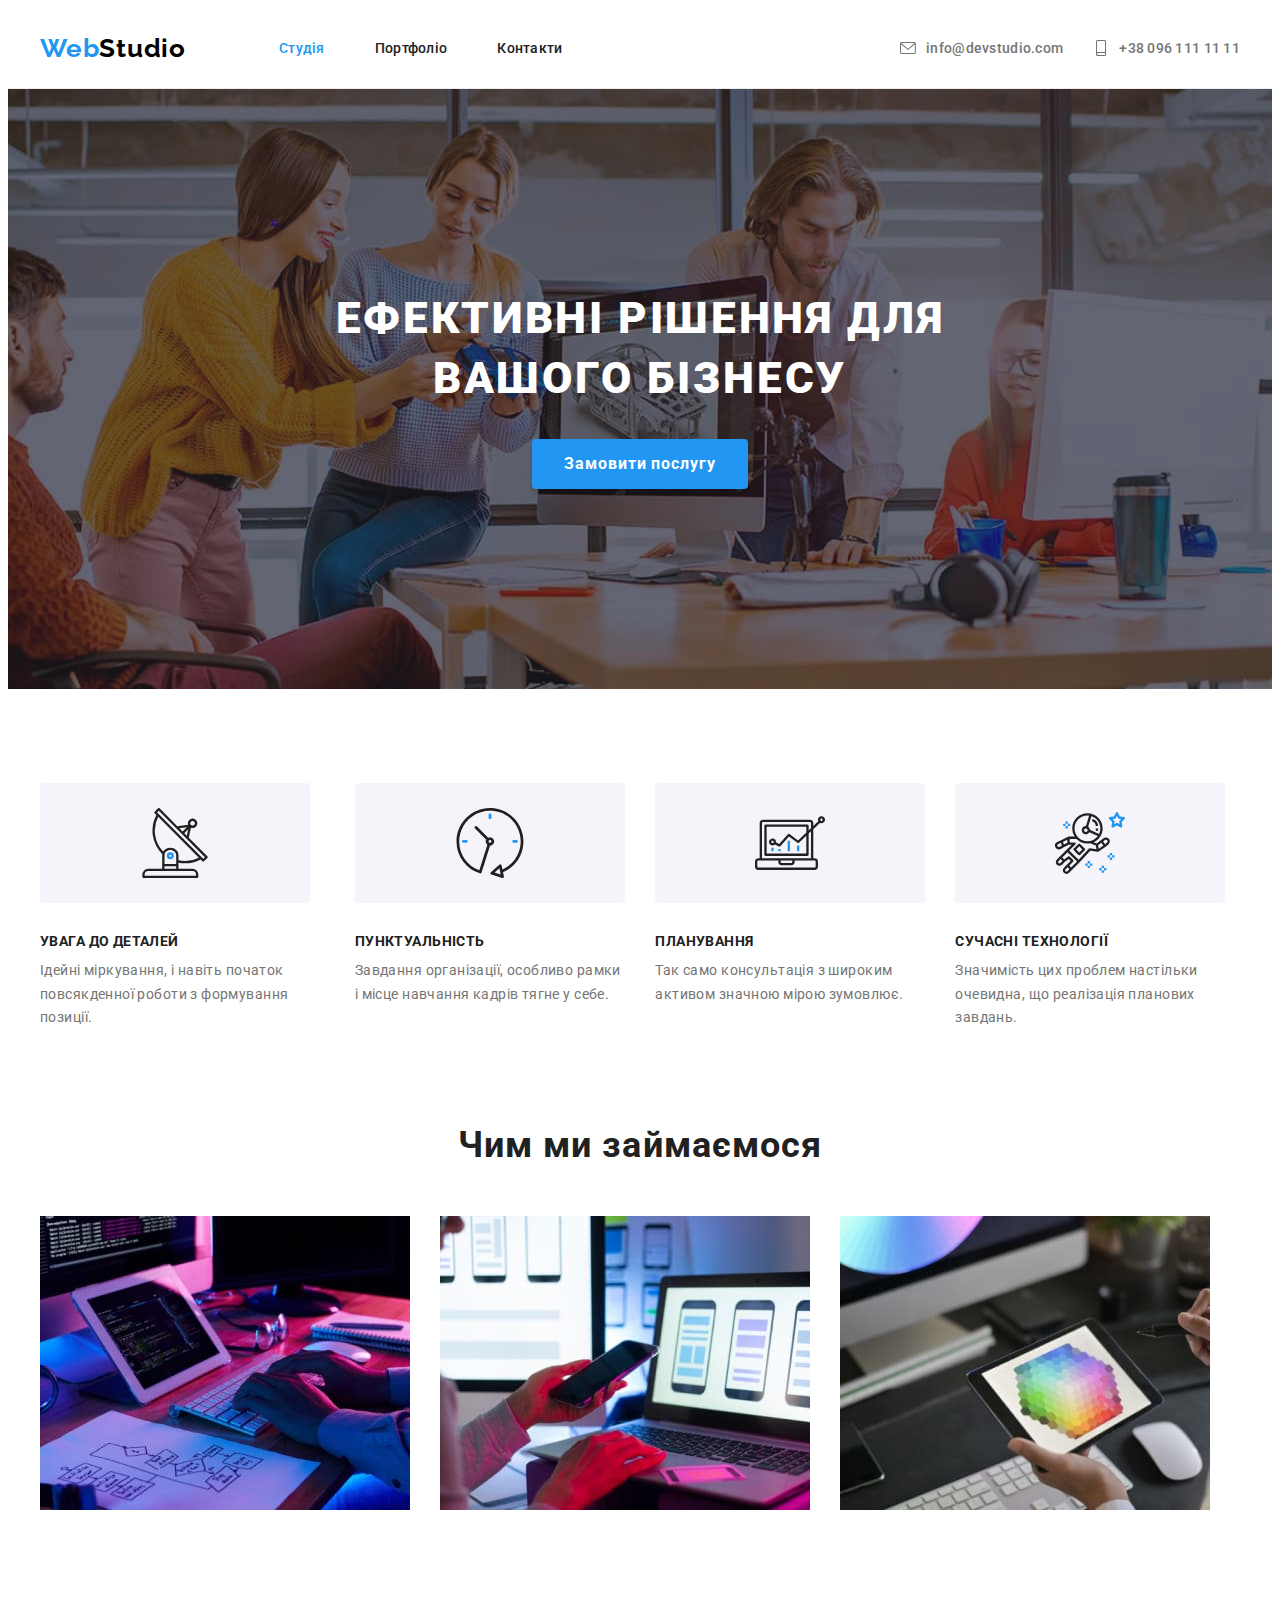
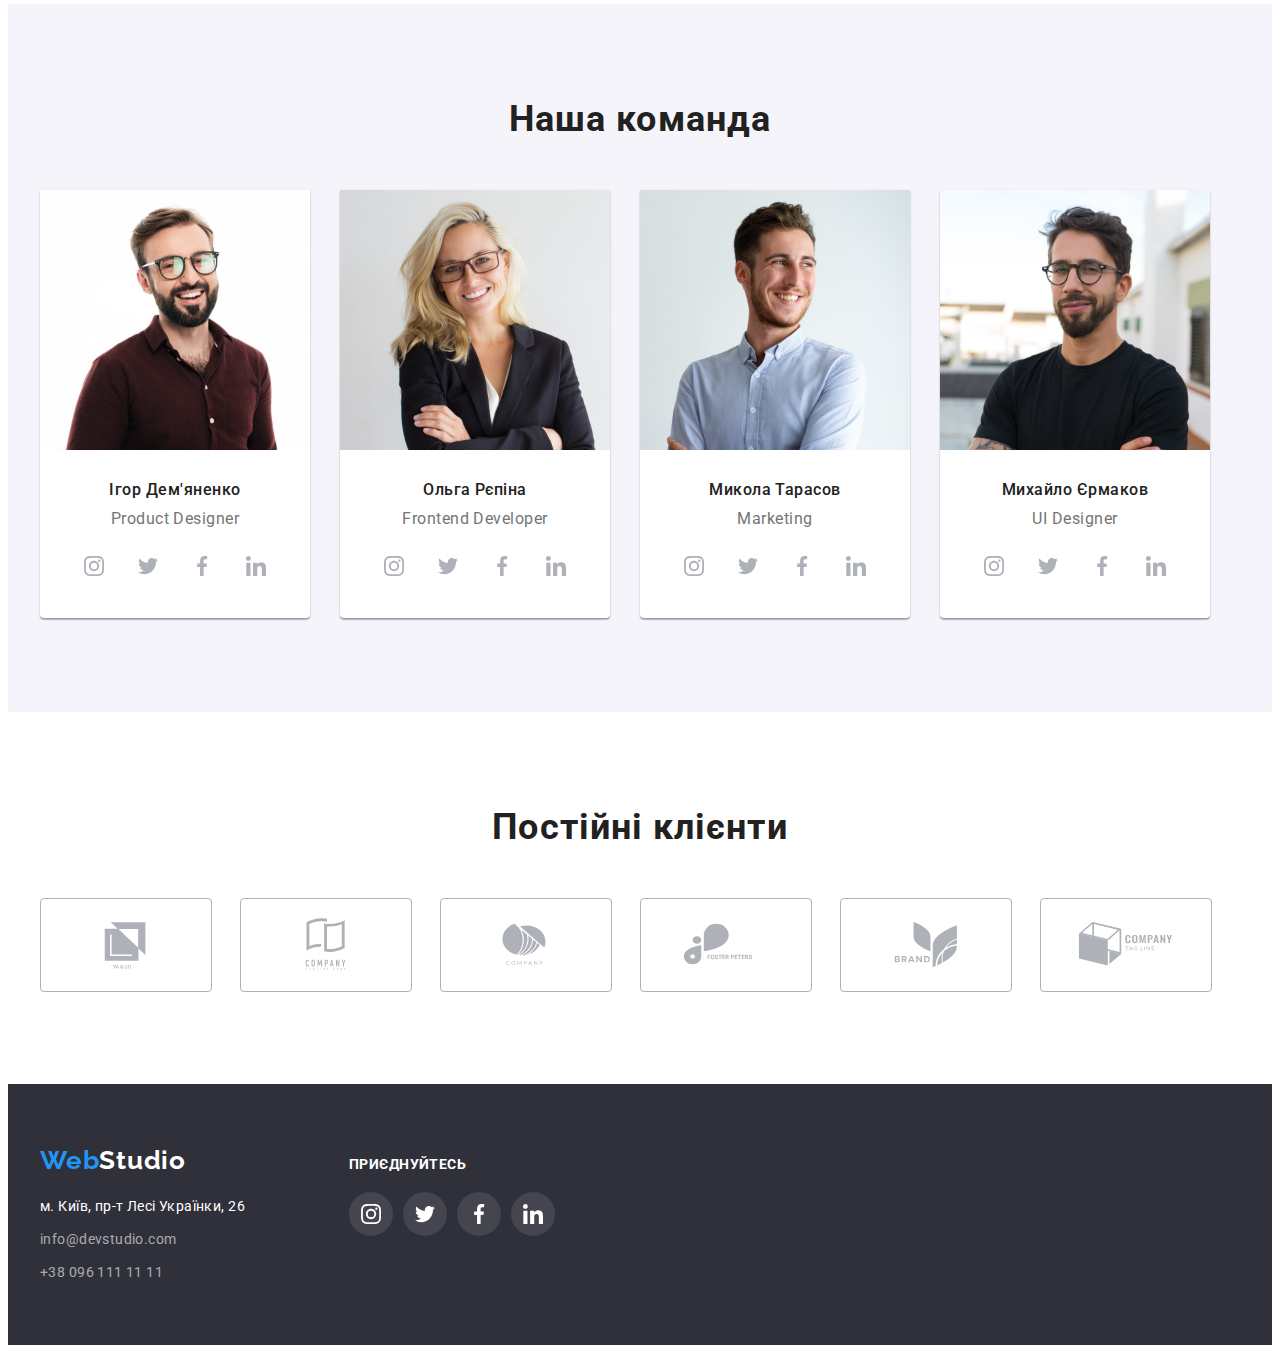
<file: index.html>
<!DOCTYPE html>
<html lang="uk">
  <head>
    <meta charset="UTF-8" />
    <meta name="viewport" content="width=device-width, initial-scale=1.0" />
    <title>WebStudio</title>
    <link rel="preconnect" href="https://fonts.googleapis.com" />
    <link rel="preconnect" href="https://fonts.gstatic.com" crossorigin />
    <link
      href="https://fonts.googleapis.com/css2?family=Raleway:wght@700&family=Roboto:wght@400;500;700;900&display=swap"
      rel="stylesheet"
    />
    <link
      rel="stylesheet"
      href="https://cdnjs.cloudflare.com/ajax/libs/modern-normalize/2.0.0/modern-normalize.min.css"
      integrity="sha512-4xo8blKMVCiXpTaLzQSLSw3KFOVPWhm/TRtuPVc4WG6kUgjH6J03IBuG7JZPkcWMxJ5huwaBpOpnwYElP/m6wg=="
      crossorigin="anonymous"
      referrerpolicy="no-referrer"
    />
    <link rel="stylesheet" href="./css/styles.css" />
  </head>
  <body>
    <!-- header -->
    <header class="header">
      <div class="container header-wrapper">
        <nav class="site-nav-wrapper">
          <a class="logo" href="./index.html" lang="en"
            ><span class="accent">Web</span>Studio</a
          >
          <ul class="site-nav">
            <li class="site-nav-item">
              <a href="./index.html" class="link current">Студія</a>
            </li>
            <li class="site-nav-item">
              <a href="./portfolio.html" class="link">Портфоліо</a>
            </li>
            <li class="site-nav-item"><a href="" class="link">Контакти</a></li>
          </ul>
        </nav>

        <ul class="header-contacts-wrapper">
          <li class="header-contacts-item">
            <a href="mailto:info@devstudio.com" class="link contacts-link">
              <svg class="header-contacts-icon">
                <use href="./images/icons.svg#icon-envelope"></use>
              </svg>
              info@devstudio.com</a
            >
          </li>
          <li class="header-contacts-item">
            <a href="tel:+380961111111" class="link contacts-link">
              <svg class="header-contacts-icon">
                <use href="./images/icons.svg#icon-smartphone"></use></svg
              >+38 096 111 11 11</a
            >
          </li>
        </ul>
      </div>
    </header>

    <!-- main content -->
    <main>
      <!-- hero screen -->
      <section class="hero">
        <div class="container">
          <h1 class="hero-title">Ефективні рішення для вашого бізнесу</h1>
          <button class="button primary" type="button">Замовити послугу</button>
        </div>
      </section>

      <!-- benefits -->
      <section class="section benefits">
        <div class="container">
          <h2 class="title visually-hidden">Особливості</h2>
          <ul class="benefits-list">
            <li class="benefits-item">
              <div class="benefits-pic">
                <svg class="benefits-icon">
                  <use href="./images/icons.svg#icon-antenna"></use>
                </svg>
              </div>
              <h3 class="benefits-title">Увага до деталей</h3>
              <p class="content">
                Ідейні міркування, і навіть початок повсякденної роботи з
                формування позиції.
              </p>
            </li>
            <li class="benefits-item">
              <div class="benefits-pic">
                <svg class="benefits-icon">
                  <use href="./images/icons.svg#icon-clock"></use>
                </svg>
              </div>
              <h3 class="benefits-title">Пунктуальність</h3>
              <p class="content">
                Завдання організації, особливо рамки і місце навчання кадрів
                тягне у себе.
              </p>
            </li>
            <li class="benefits-item">
              <div class="benefits-pic">
                <svg class="benefits-icon">
                  <use href="./images/icons.svg#icon-diagram"></use>
                </svg>
              </div>
              <h3 class="benefits-title">Планування</h3>
              <p class="content">
                Так само консультація з широким активом значною мірою зумовлює.
              </p>
            </li>
            <li class="benefits-item">
              <div class="benefits-pic">
                <svg class="benefits-icon">
                  <use href="./images/icons.svg#icon-astronaut"></use>
                </svg>
              </div>
              <h3 class="benefits-title">Сучасні технології</h3>
              <p class="content">
                Значимість цих проблем настільки очевидна, що реалізація
                планових завдань.
              </p>
            </li>
          </ul>
        </div>
      </section>

      <!-- what we do -->

      <section class="section works">
        <div class="container">
          <h2 class="title">Чим ми займаємося</h2>
          <ul class="works-list">
            <li>
              <img
                class="works-pic"
                src="./images/img-1.jpg"
                alt="Десктопні додатки"
                width="370"
                height="294"
              />
            </li>
            <li>
              <img
                class="works-pic"
                src="./images/img-2.jpg"
                alt="Мобільні додатки"
                width="370"
                height="294"
              />
            </li>
            <li>
              <img
                class="works-pic"
                src="./images/img-3.jpg"
                alt="Дизайнерські рішення"
                width="370"
                height="294"
              />
            </li>
          </ul>
        </div>
      </section>

      <!-- our team -->

      <section class="section our-team">
        <div class="container">
          <h2 class="title">Наша команда</h2>
          <ul class="team-list">
            <li class="team-item">
              <img
                class="team-pic"
                src="./images/product-designer.jpg"
                alt="Дизайнер продукту"
                width="270"
                height="260"
              />
              <div class="team-item-content">
                <h3 class="subtitle">Ігор Дем'яненко</h3>
                <p class="team-position" lang="en">Product Designer</p>

                <ul class="socials-list">
                  <li class="socials-item">
                    <a
                      href=""
                      class="link social-link"
                      target="_blank"
                      rel="noopener noreferrer nofollow"
                      ><svg class="social-link-icon">
                        <use
                          href="./images/icons.svg#icon-instagram"
                        ></use></svg
                    ></a>
                  </li>
                  <li class="socials-item">
                    <a
                      href=""
                      class="link social-link"
                      target="_blank"
                      rel="noopener noreferrer nofollow"
                      ><svg class="social-link-icon">
                        <use href="./images/icons.svg#icon-twitter"></use></svg
                    ></a>
                  </li>
                  <li class="socials-item">
                    <a
                      href=""
                      class="link social-link"
                      target="_blank"
                      rel="noopener noreferrer nofollow"
                      ><svg class="social-link-icon">
                        <use href="./images/icons.svg#icon-facebook"></use></svg
                    ></a>
                  </li>
                  <li class="socials-item">
                    <a
                      href=""
                      class="link social-link"
                      target="_blank"
                      rel="noopener noreferrer nofollow"
                      ><svg class="social-link-icon">
                        <use href="./images/icons.svg#icon-linkedin"></use></svg
                    ></a>
                  </li>
                </ul>
              </div>
            </li>
            <li class="team-item">
              <img
                class="team-pic"
                src="./images/frontend-developer.jpg"
                alt="Фронтенд розробник"
                width="270"
                height="260"
              />
              <div class="team-item-content">
                <h3 class="subtitle">Ольга Рєпіна</h3>
                <p class="team-position" lang="en">Frontend Developer</p>
                <ul class="socials-list">
                  <li class="socials-item">
                    <a
                      href=""
                      class="link social-link"
                      target="_blank"
                      rel="noopener noreferrer nofollow"
                      ><svg class="social-link-icon">
                        <use
                          href="./images/icons.svg#icon-instagram"
                        ></use></svg
                    ></a>
                  </li>
                  <li class="socials-item">
                    <a
                      href=""
                      class="link social-link"
                      target="_blank"
                      rel="noopener noreferrer nofollow"
                      ><svg class="social-link-icon">
                        <use href="./images/icons.svg#icon-twitter"></use></svg
                    ></a>
                  </li>
                  <li class="socials-item">
                    <a
                      href=""
                      class="link social-link"
                      target="_blank"
                      rel="noopener noreferrer nofollow"
                      ><svg class="social-link-icon">
                        <use href="./images/icons.svg#icon-facebook"></use></svg
                    ></a>
                  </li>
                  <li class="socials-item">
                    <a
                      href=""
                      class="link social-link"
                      target="_blank"
                      rel="noopener noreferrer nofollow"
                      ><svg class="social-link-icon">
                        <use href="./images/icons.svg#icon-linkedin"></use></svg
                    ></a>
                  </li>
                </ul>
              </div>
            </li>
            <li class="team-item">
              <img
                class="team-pic"
                src="./images/marketing.jpg"
                alt="Маркетолог"
                width="270"
                height="260"
              />
              <div class="team-item-content">
                <h3 class="subtitle">Микола Тарасов</h3>
                <p class="team-position" lang="en">Marketing</p>
                <ul class="socials-list">
                  <li class="socials-item">
                    <a
                      href=""
                      class="link social-link"
                      target="_blank"
                      rel="noopener noreferrer nofollow"
                      ><svg class="social-link-icon">
                        <use
                          href="./images/icons.svg#icon-instagram"
                        ></use></svg
                    ></a>
                  </li>
                  <li class="socials-item">
                    <a
                      href=""
                      class="link social-link"
                      target="_blank"
                      rel="noopener noreferrer nofollow"
                      ><svg class="social-link-icon">
                        <use href="./images/icons.svg#icon-twitter"></use></svg
                    ></a>
                  </li>
                  <li class="socials-item">
                    <a
                      href=""
                      class="link social-link"
                      target="_blank"
                      rel="noopener noreferrer nofollow"
                      ><svg class="social-link-icon">
                        <use href="./images/icons.svg#icon-facebook"></use></svg
                    ></a>
                  </li>
                  <li class="socials-item">
                    <a
                      href=""
                      class="link social-link"
                      target="_blank"
                      rel="noopener noreferrer nofollow"
                      ><svg class="social-link-icon">
                        <use href="./images/icons.svg#icon-linkedin"></use></svg
                    ></a>
                  </li>
                </ul>
              </div>
            </li>
            <li class="team-item">
              <img
                class="team-pic"
                src="./images/ui-designer.jpg"
                alt="UI Дизайнер"
                width="270"
                height="260"
              />
              <div class="team-item-content">
                <h3 class="subtitle">Михайло Єрмаков</h3>
                <p class="team-position" lang="en">UI Designer</p>
                <ul class="socials-list">
                  <li class="socials-item">
                    <a
                      href=""
                      class="link social-link"
                      target="_blank"
                      rel="noopener noreferrer nofollow"
                      ><svg class="social-link-icon">
                        <use
                          href="./images/icons.svg#icon-instagram"
                        ></use></svg
                    ></a>
                  </li>
                  <li class="socials-item">
                    <a
                      href=""
                      class="link social-link"
                      target="_blank"
                      rel="noopener noreferrer nofollow"
                      ><svg class="social-link-icon">
                        <use href="./images/icons.svg#icon-twitter"></use></svg
                    ></a>
                  </li>
                  <li class="socials-item">
                    <a
                      href=""
                      class="link social-link"
                      target="_blank"
                      rel="noopener noreferrer nofollow"
                      ><svg class="social-link-icon">
                        <use href="./images/icons.svg#icon-facebook"></use></svg
                    ></a>
                  </li>
                  <li class="socials-item">
                    <a
                      href=""
                      class="link social-link"
                      target="_blank"
                      rel="noopener noreferrer nofollow"
                      ><svg class="social-link-icon">
                        <use href="./images/icons.svg#icon-linkedin"></use></svg
                    ></a>
                  </li>
                </ul>
              </div>
            </li>
          </ul>
        </div>
      </section>

      <!-- clients -->
      <section class="clients section">
        <div class="container">
          <h2 class="title">Постійні клієнти</h2>
          <ul class="clients-list">
            <li class="clients-item">
              <a
                href=""
                class="clients-link"
                target="_blank"
                rel="noopener noreferrer nofollow"
              >
                <svg class="clients-icon">
                  <use href="./images/icons.svg#icon-client-1"></use></svg
              ></a>
            </li>
            <li class="clients-item">
              <a
                href=""
                class="clients-link"
                target="_blank"
                rel="noopener noreferrer nofollow"
              >
                <svg class="clients-icon">
                  <use href="./images/icons.svg#icon-client-2"></use></svg
              ></a>
            </li>
            <li class="clients-item">
              <a
                href=""
                class="clients-link"
                target="_blank"
                rel="noopener noreferrer nofollow"
              >
                <svg class="clients-icon">
                  <use href="./images/icons.svg#icon-client-3"></use></svg
              ></a>
            </li>
            <li class="clients-item">
              <a
                href=""
                class="clients-link"
                target="_blank"
                rel="noopener noreferrer nofollow"
              >
                <svg class="clients-icon">
                  <use href="./images/icons.svg#icon-client-4"></use></svg
              ></a>
            </li>
            <li class="clients-item">
              <a
                href=""
                class="clients-link"
                target="_blank"
                rel="noopener noreferrer nofollow"
              >
                <svg class="clients-icon">
                  <use href="./images/icons.svg#icon-client-5"></use></svg
              ></a>
            </li>
            <li class="clients-item">
              <a
                href=""
                class="clients-link"
                target="_blank"
                rel="noopener noreferrer nofollow"
              >
                <svg class="clients-icon">
                  <use href="./images/icons.svg#icon-client-6"></use></svg
              ></a>
            </li>
          </ul>
        </div>
      </section>
    </main>

    <!-- footer -->
    <footer class="footer">
      <div class="container footer-container">
        <div class="footer-nav">
          <a href="./index.html" lang="en" class="logo"
            ><span class="accent">Web</span>Studio</a
          >
          <address class="address">
            <!-- address list -->
            <ul class="address-list">
              <li class="address-item">
                <a
                  href="https://maps.app.goo.gl/XvSEpXmjgRdSqmz17"
                  target="_blank"
                  rel="nofollow noreferrer noopener"
                  class="link address-map"
                  >м. Київ, пр-т Лесі Українки, 26</a
                >
              </li>
              <li class="address-item">
                <a href="mailto:info@devstudio.com" class="link address-link"
                  >info@devstudio.com</a
                >
              </li>
              <li class="address-item">
                <a href="tel:+380961111111" class="link address-link"
                  >+38 096 111 11 11</a
                >
              </li>
            </ul>
          </address>
        </div>

        <div class="follow-container">
          <p class="follow-title">приєднуйтесь</p>
          <ul class="footer-follow-list">
            <li class="follow-item">
              <a
                href=""
                class="footer-link"
                target="_blank"
                rel="noopener noreferrer nofollow"
              >
                <svg class="footer-icon">
                  <use href="./images/icons.svg#icon-instagram"></use>
                </svg>
              </a>
            </li>
            <li class="follow-item">
              <a
                href=""
                class="footer-link"
                target="_blank"
                rel="noopener noreferrer nofollow"
              >
                <svg class="footer-icon">
                  <use href="./images/icons.svg#icon-twitter"></use>
                </svg>
              </a>
            </li>
            <li class="follow-item">
              <a
                href=""
                class="footer-link"
                target="_blank"
                rel="noopener noreferrer nofollow"
              >
                <svg class="footer-icon">
                  <use href="./images/icons.svg#icon-facebook"></use>
                </svg>
              </a>
            </li>
            <li class="follow-item">
              <a
                href=""
                class="footer-link"
                target="_blank"
                rel="noopener noreferrer nofollow"
              >
                <svg class="footer-icon">
                  <use href="./images/icons.svg#icon-linkedin"></use>
                </svg>
              </a>
            </li>
          </ul>
        </div>
      </div>
    </footer>
  </body>
</html>
</file>
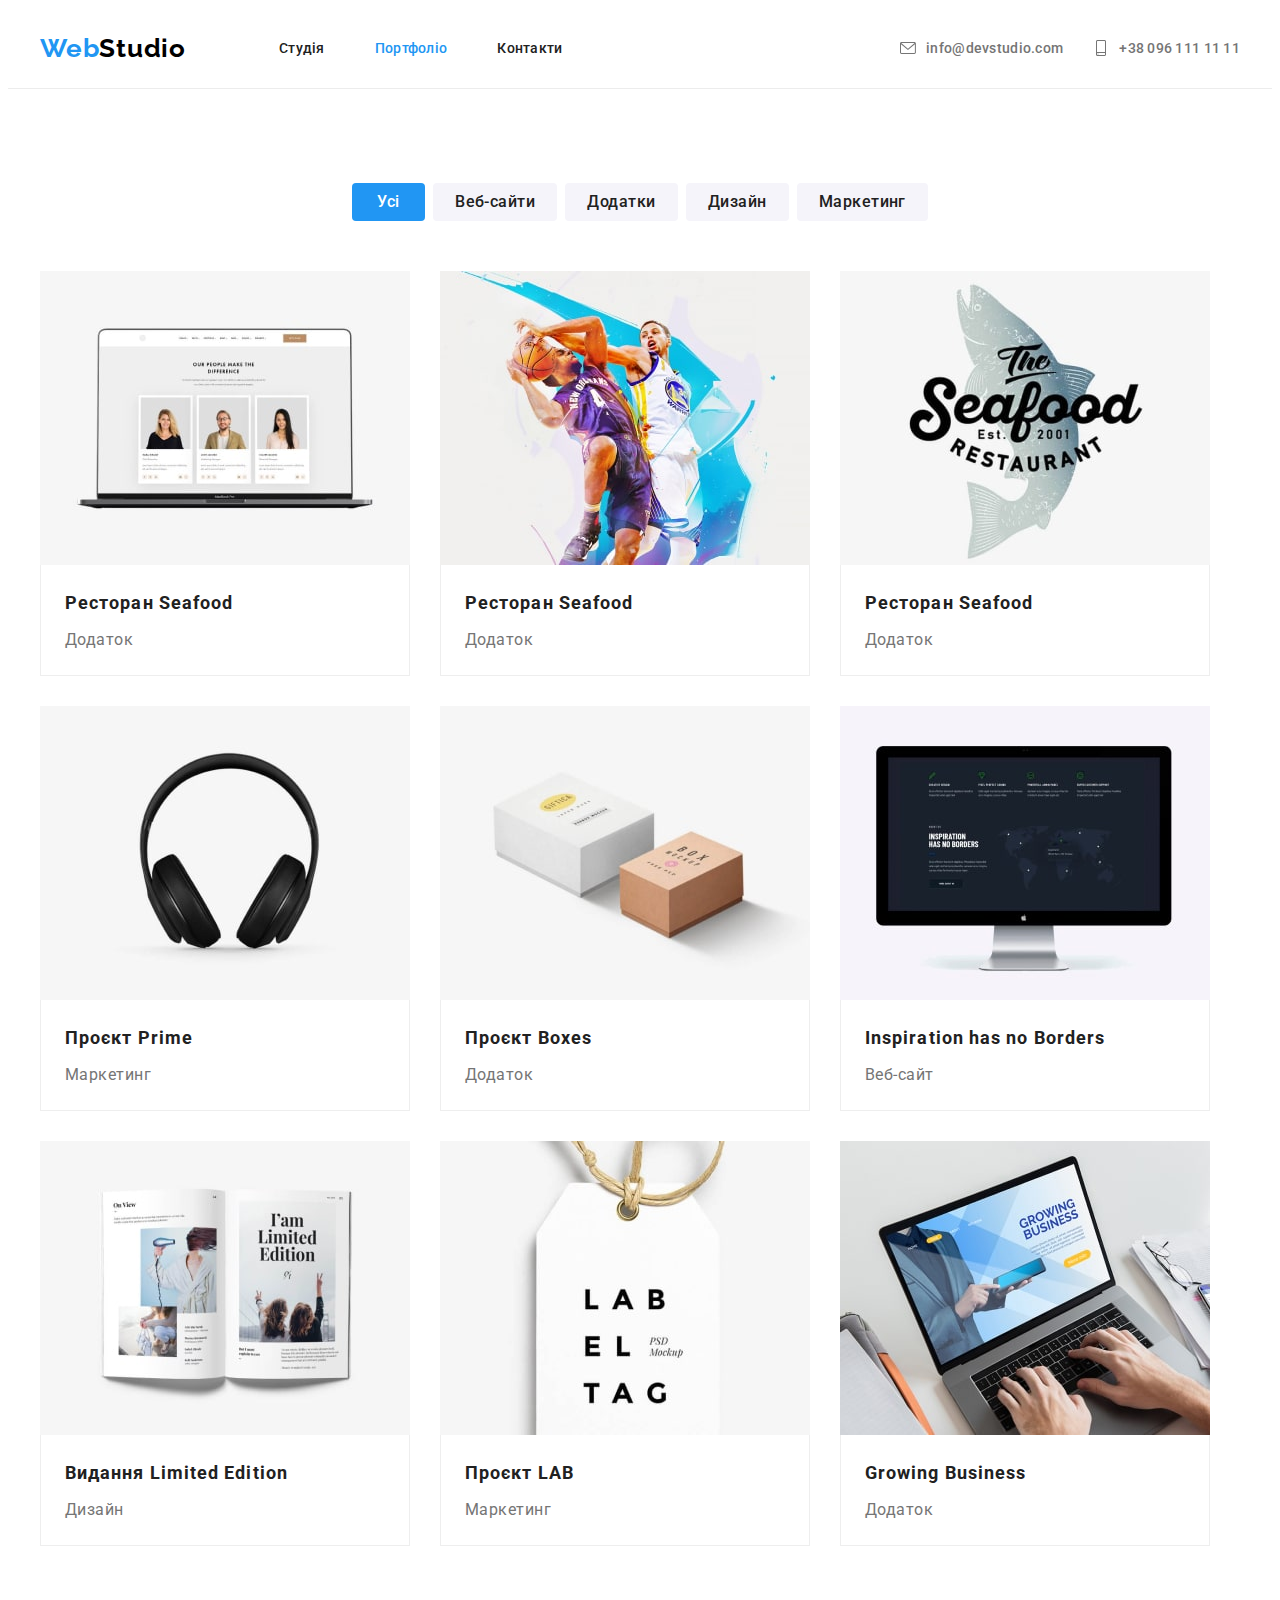
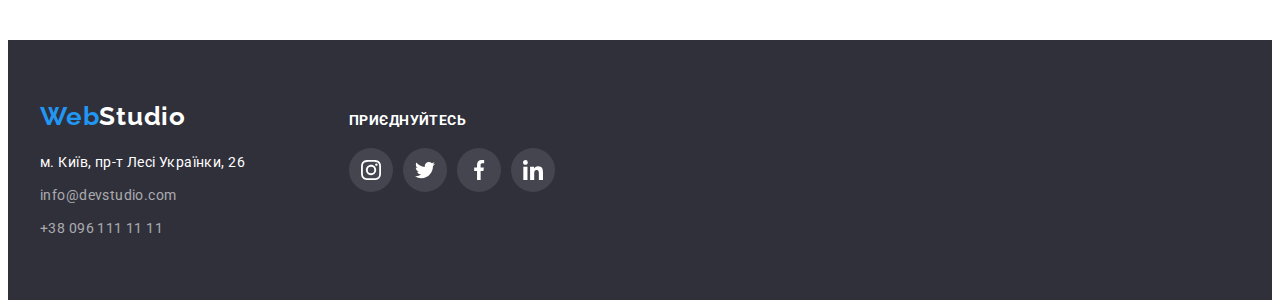
<file: portfolio.html>
<!DOCTYPE html>
<html lang="uk">
  <head>
    <meta charset="UTF-8" />
    <meta name="viewport" content="width=device-width, initial-scale=1.0" />
    <title>WebStudio</title>
    <link rel="preconnect" href="https://fonts.googleapis.com" />
    <link rel="preconnect" href="https://fonts.gstatic.com" crossorigin />
    <link
      href="https://fonts.googleapis.com/css2?family=Raleway:wght@700&family=Roboto:wght@400;500;700;900&display=swap"
      rel="stylesheet"
    />
    <link
      rel="stylesheet"
      href="https://cdnjs.cloudflare.com/ajax/libs/modern-normalize/2.0.0/modern-normalize.min.css"
      integrity="sha512-4xo8blKMVCiXpTaLzQSLSw3KFOVPWhm/TRtuPVc4WG6kUgjH6J03IBuG7JZPkcWMxJ5huwaBpOpnwYElP/m6wg=="
      crossorigin="anonymous"
      referrerpolicy="no-referrer"
    />
    <link rel="stylesheet" href="./css/styles.css" />
  </head>
  <body>
    <!-- header -->
    <header class="header">
      <div class="container header-wrapper">
        <nav class="site-nav-wrapper">
          <a class="logo" href="./index.html" lang="en"
            ><span class="accent">Web</span>Studio</a
          >
          <ul class="site-nav">
            <li class="site-nav-item">
              <a href="./index.html" class="link">Студія</a>
            </li>
            <li class="site-nav-item">
              <a href="./portfolio.html" class="link current">Портфоліо</a>
            </li>
            <li class="site-nav-item"><a href="" class="link">Контакти</a></li>
          </ul>
        </nav>

        <ul class="header-contacts-wrapper">
          <li class="header-contacts-item">
            <a href="mailto:info@devstudio.com" class="link contacts-link">
              <svg class="header-contacts-icon">
                <use href="./images/icons.svg#icon-envelope"></use>
              </svg>
              info@devstudio.com</a
            >
          </li>
          <li class="header-contacts-item">
            <a href="tel:+380961111111" class="link contacts-link">
              <svg class="header-contacts-icon">
                <use href="./images/icons.svg#icon-smartphone"></use></svg
              >+38 096 111 11 11</a
            >
          </li>
        </ul>
      </div>
    </header>

    <!-- main content -->
    <main>
      <section class="portfolio">
        <div class="container">
          <h1 class="visually-hidden">Портфоліо</h1>
          <ul class="list button-list">
            <li>
              <button type="button" class="button portfolio-button accent">
                Усі
              </button>
            </li>
            <li>
              <button type="button" class="button portfolio-button">
                Веб-сайти
              </button>
            </li>
            <li>
              <button type="button" class="button portfolio-button">
                Додатки
              </button>
            </li>
            <li>
              <button type="button" class="button portfolio-button">
                Дизайн
              </button>
            </li>
            <li>
              <button type="button" class="button portfolio-button">
                Маркетинг
              </button>
            </li>
          </ul>
          <!-- portfolio cards -->
          <ul class="list cards-list">
            <li class="cards-item">
              <a class="link cards-link" href=""
                ><img
                  class="carts-pic"
                  src="./images/portfolio-1.jpg"
                  alt="Ресторан"
                  width="370"
                  height="294"
                />
                <div class="cards-content">
                  <h2 class="portfolio-title">Ресторан Seafood</h2>
                  <p class="portfolio-subtitle">Додаток</p>
                </div>
              </a>
            </li>
            <li class="cards-item">
              <a class="link cards-link" href=""
                ><img
                  class="carts-pic"
                  src="./images/portfolio-2.jpg"
                  alt="Ресторан"
                  width="370"
                  height="294"
                />
                <div class="cards-content">
                  <h2 class="portfolio-title">Ресторан Seafood</h2>
                  <p class="portfolio-subtitle">Додаток</p>
                </div>
              </a>
            </li>
            <li class="cards-item">
              <a class="link cards-link" href=""
                ><img
                  class="carts-pic"
                  src="./images/portfolio-3.jpg"
                  alt="Ресторан"
                  width="370"
                  height="294"
                />
                <div class="cards-content">
                  <h2 class="portfolio-title">Ресторан Seafood</h2>
                  <p class="portfolio-subtitle">Додаток</p>
                </div>
              </a>
            </li>
            <li class="cards-item">
              <a class="link cards-link" href=""
                ><img
                  class="carts-pic"
                  src="./images/portfolio-4.jpg"
                  alt="Навушники"
                  width="370"
                  height="294"
                />
                <div class="cards-content">
                  <h2 class="portfolio-title">Проєкт Prime</h2>
                  <p class="portfolio-subtitle">Маркетинг</p>
                </div>
              </a>
            </li>
            <li class="cards-item">
              <a class="link cards-link" href=""
                ><img
                  class="carts-pic"
                  src="./images/portfolio-5.jpg"
                  alt="Коробки"
                  width="370"
                  height="294"
                />
                <div class="cards-content">
                  <h2 class="portfolio-title">Проєкт Boxes</h2>
                  <p class="portfolio-subtitle">Додаток</p>
                </div>
              </a>
            </li>
            <li class="cards-item">
              <a class="link cards-link" href=""
                ><img
                  class="carts-pic"
                  src="./images/portfolio-6.jpg"
                  alt="Веб-сайт"
                  width="370"
                  height="294"
                />
                <div class="cards-content">
                  <h2 class="portfolio-title">Inspiration has no Borders</h2>
                  <p class="portfolio-subtitle">Веб-сайт</p>
                </div>
              </a>
            </li>
            <li class="cards-item">
              <a class="link cards-link" href=""
                ><img
                  class="carts-pic"
                  src="./images/portfolio-7.jpg"
                  alt="Издание"
                  width="370"
                  height="294"
                />
                <div class="cards-content">
                  <h2 class="portfolio-title">Видання Limited Edition</h2>
                  <p class="portfolio-subtitle">Дизайн</p>
                </div>
              </a>
            </li>
            <li class="cards-item">
              <a class="link cards-link" href=""
                ><img
                  class="carts-pic"
                  src="./images/portfolio-8.jpg"
                  alt="Етикетка"
                  width="370"
                  height="294"
                />
                <div class="cards-content">
                  <h2 class="portfolio-title">Проєкт LAB</h2>
                  <p class="portfolio-subtitle">Маркетинг</p>
                </div>
              </a>
            </li>
            <li class="cards-item">
              <a class="link cards-link" href=""
                ><img
                  class="carts-pic"
                  src="./images/portfolio-9.jpg"
                  alt="Бшзнес додаток"
                  width="370"
                  height="294"
                />
                <div class="cards-content">
                  <h2 class="portfolio-title">Growing Business</h2>
                  <p class="portfolio-subtitle">Додаток</p>
                </div>
              </a>
            </li>
          </ul>
        </div>
      </section>
    </main>

    <!-- footer -->
    <footer class="footer">
      <div class="container footer-container">
        <div class="footer-nav">
          <a href="./index.html" lang="en" class="logo"
            ><span class="accent">Web</span>Studio</a
          >
          <address class="address">
            <!-- address list -->
            <ul class="address-list">
              <li class="address-item">
                <a
                  href="https://maps.app.goo.gl/XvSEpXmjgRdSqmz17"
                  target="_blank"
                  rel="nofollow noreferrer noopener"
                  class="link address-map"
                  >м. Київ, пр-т Лесі Українки, 26</a
                >
              </li>
              <li class="address-item">
                <a href="mailto:info@devstudio.com" class="link address-link"
                  >info@devstudio.com</a
                >
              </li>
              <li class="address-item">
                <a href="tel:+380961111111" class="link address-link"
                  >+38 096 111 11 11</a
                >
              </li>
            </ul>
          </address>
        </div>

        <div class="follow-container">
          <p class="follow-title">приєднуйтесь</p>
          <ul class="footer-follow-list">
            <li class="follow-item">
              <a
                href=""
                class="footer-link"
                target="_blank"
                rel="noopener noreferrer nofollow"
              >
                <svg class="footer-icon">
                  <use href="./images/icons.svg#icon-instagram"></use>
                </svg>
              </a>
            </li>
            <li class="follow-item">
              <a
                href=""
                class="footer-link"
                target="_blank"
                rel="noopener noreferrer nofollow"
              >
                <svg class="footer-icon">
                  <use href="./images/icons.svg#icon-twitter"></use>
                </svg>
              </a>
            </li>
            <li class="follow-item">
              <a
                href=""
                class="footer-link"
                target="_blank"
                rel="noopener noreferrer nofollow"
              >
                <svg class="footer-icon">
                  <use href="./images/icons.svg#icon-facebook"></use>
                </svg>
              </a>
            </li>
            <li class="follow-item">
              <a
                href=""
                class="footer-link"
                target="_blank"
                rel="noopener noreferrer nofollow"
              >
                <svg class="footer-icon">
                  <use href="./images/icons.svg#icon-linkedin"></use>
                </svg>
              </a>
            </li>
          </ul>
        </div>
      </div>
    </footer>
  </body>
</html>
</file>
<file: css/styles.css>
:root {
  --accent-color: #2196f3;
  --primary-black-color: #000000;
  --primary-white-color: #ffffff;
  --primary-text-color: #757575;
  --secondary-text-color: #212121;
  --inverse-light-text-color: rgba(255, 255, 255, 0.6);
  --lightest-gray-color: #f5f4fa;
  --gray-color: #afb1b8;
}

/* main styles */
body {
  font-family: "Roboto", sans-serif;
  font-size: 14px;
  background-color: var(--primary-white-color);
  color: var(--primary-text-color);
}

h1,
h2,
h3,
h4,
h5,
h6,
p {
  margin: 0;
}

ul {
  padding: 0;
  margin: 0;
  list-style: none;
}

.link {
  text-decoration: none;
  color: var(--primary-text-color);
}

.container {
  width: 1200px;
  margin: 0 auto;
  padding-left: 15px;
  padding-right: 15px;
  /* outline: 2px solid tomato; */
}

.visually-hidden {
  position: absolute;
  width: 1px;
  height: 1px;
  margin: -1px;
  border: 0;
  padding: 0;

  white-space: nowrap;
  clip-path: inset(100%);
  clip: rect(0 0 0 0);
  overflow: hidden;
}

/* buttons */
.button {
  padding: 10px 32px;
  min-width: 216px;
  border-width: 0;
  border-radius: 4px;
  cursor: pointer;

  font-family: inherit;
  color: var(--primary-white-color);
  text-align: center;
}

.button.primary {
  font-weight: 700;
  font-size: 16px;
  line-height: 1.87;
  letter-spacing: 0.06em;
  background-color: #2196f3;
  box-shadow: 0 4px 4px 0 rgba(0, 0, 0, 0.15);
}

.button.primary:active {
  box-shadow: 0 4px 4px 0 rgba(0, 0, 0, 0.15);
  background: #188ce8;
}

/* header */
.header {
  /* padding-top: 24px;
  padding-bottom: 25px; */
  border-bottom: 1px solid #ececec;
}

.header-wrapper {
  display: flex;
  align-items: center;
}

/* logo */
.logo {
  margin-right: 93px;

  font-family: "Raleway", sans-serif;
  font-weight: 700;
  font-size: 26px;
  letter-spacing: 0.03em;
  text-decoration: none;

  color: var(--primary-black-color);
}
.logo .accent {
  color: var(--accent-color);
}

/* navigation */
.site-nav-wrapper {
  display: flex;
  align-items: center;
  margin-right: auto;
}

.site-nav {
  display: flex;
  align-items: center;
  column-gap: 50px;
}

.site-nav-item > .link {
  display: block;
  padding-top: 32px;
  padding-bottom: 32px;
}

.site-nav .link {
  font-weight: 500;
  letter-spacing: 0.02em;
  color: var(--secondary-text-color);
}
.site-nav .link:hover,
.site-nav .link:focus {
  color: var(--accent-color);
}

.link.current {
  color: var(--accent-color);
}

/* contacts */

.header-contacts-wrapper {
  display: flex;
  gap: 30px;
  align-items: center;
}

.header-contacts-item {
  display: flex;
  gap: 10px;
  align-items: center;

  font-weight: 500;
  letter-spacing: 0.02em;
}

.contacts-link {
  display: flex;
  gap: 10px;
  align-items: center;
  padding-top: 20px;
  padding-bottom: 20px;
}

.contacts-link:hover,
.contacts-link:focus {
  color: var(--accent-color);
}

.header-contacts-icon {
  width: 16px;
  height: 16px;
  fill: currentColor;
}

/* hero */
.hero {
  margin-right: auto;
  margin-left: auto;
  padding-top: 200px;
  padding-bottom: 200px;
  text-align: center;
  background: #c4c4c4;
  background-image: linear-gradient(
      rgba(47, 48, 58, 0.4),
      rgba(47, 48, 58, 0.4)
    ),
    url(../images/hero-bg.jpg);
  max-width: 1600px;
  background-repeat: no-repeat;
  background-position: center;
  background-size: cover;
}

.hero-title {
  width: 696px;
  margin-bottom: 30px;
  margin-left: auto;
  margin-right: auto;

  font-weight: 900;
  font-size: 44px;
  line-height: 1.36;
  letter-spacing: 0.06em;
  text-transform: uppercase;
  text-align: center;
  color: var(--primary-white-color);
}

/* <button type="button" class="button primary">Замовити послугу</button> */

/* sections */
.section {
  padding-top: 94px;
  padding-bottom: 94px;
}

.section .title {
  color: var(--secondary-text-color);
  font-size: 36px;
  letter-spacing: 0.03em;
  text-align: center;
}

/* benefits */

.benefits-list {
  display: flex;
  column-gap: 30px;
}

/* .benefits-item {
  background-color: teal;
} */

.benefits-pic {
  display: flex;
  justify-content: center;
  align-items: center;
  margin-bottom: 30px;
  width: 270px;
  height: 120px;
  background-color: var(--lightest-gray-color);
  border-radius: 4px;
}

.benefits-icon {
  width: 70px;
  height: 70px;
}

.benefits-title {
  margin-bottom: 10px;

  font-size: 14px;
  letter-spacing: 0.03em;
  text-transform: uppercase;
  color: var(--secondary-text-color);
}

.benefits .content {
  line-height: 1.71;
  letter-spacing: 0.03em;
}

/* what we do */
.works {
  padding-top: 0;
}

.works .title {
  margin-bottom: 50px;
}

.works-list {
  display: flex;
  column-gap: 30px;
}

.works-pic {
  display: block;
}

/* our team */
.our-team {
  background: var(--lightest-gray-color);
}

.our-team .title {
  margin-bottom: 50px;
}

.team-list {
  display: flex;
  column-gap: 30px;
}

.team-item {
  border-radius: 0 0 4px 4px;
  width: 270px;

  box-shadow: 0 2px 1px 0 rgba(0, 0, 0, 0.2), 0 1px 1px 0 rgba(0, 0, 0, 0.14),
    0 1px 3px 0 rgba(0, 0, 0, 0.12);
  background: #fff;
}

.team-pic {
  display: block;
}

.team-item-content {
  padding: 30px 32px;
}

.our-team .subtitle {
  margin-bottom: 10px;

  font-weight: 500;
  font-size: 16px;
  letter-spacing: 0.03em;
  text-align: center;
  color: var(--secondary-text-color);
}

.team-position {
  margin-bottom: 16px;

  font-size: 16px;
  letter-spacing: 0.03em;
  text-align: center;
}

.socials-list {
  display: flex;
  column-gap: 10px;
}

.socials-item {
  width: 44px;
  height: 44px;
}

.social-link {
  width: 100%;
  height: 100%;
  display: flex;
  justify-content: center;
  align-items: center;
  background-color: var(--primary-white-color);
  border-radius: 50%;
}

.social-link:hover,
.social-link:focus {
  background-color: var(--accent-color);
}

.social-link-icon {
  width: 20px;
  height: 20px;
  fill: var(--gray-color);
}

.social-link:hover .social-link-icon {
  fill: var(--primary-white-color);
}

.social-link:focus .social-link-icon {
  fill: var(--primary-white-color);
}

/* clients */

.clients .title {
  margin-bottom: 50px;
}

.clients-list {
  display: flex;
  column-gap: 30px;
}

.clients-item {
  width: 170px;
  height: 92px;
}

.clients-link {
  display: flex;
  justify-content: center;
  align-items: center;
  width: 100%;
  height: 100%;
  color: #afb1b8;
  border: 1px solid #afb1b8;
  border-radius: 4px;
}

.clients-icon {
  width: 106px;
  height: 60px;
  fill: currentColor;
}

.clients-link:hover,
.clients-link:focus {
  color: var(--accent-color);
  border-color: var(--accent-color);
}

/* footer */
.footer {
  padding-top: 60px;
  padding-bottom: 60px;
  background: #2f303a;
}

.footer-container {
  display: flex;
  align-items: baseline;
}

.footer-nav {
  margin-right: 70px;
}

.footer .logo {
  display: block;
  margin-bottom: 20px;

  color: var(--primary-white-color);
}

.address {
  line-height: 1.71;
  font-style: normal;
  letter-spacing: 0.03em;
}

.address .link:hover,
.address .link:focus {
  color: var(--accent-color);
}

.address-item {
  display: block;
  margin-bottom: 9px;
}

.address-item:last-child {
  margin-bottom: 0;
}

.address-map {
  color: var(--primary-white-color);
}

.address-link {
  letter-spacing: 0.03em;
  color: var(--inverse-light-text-color);
}

/* follow list */
.follow-container {
  margin-top: 12px;
}

.follow-title {
  margin-bottom: 20px;

  font-weight: 700;
  letter-spacing: 0.03em;
  text-transform: uppercase;
  color: var(--primary-white-color);
}

.footer-follow-list {
  display: flex;
  column-gap: 10px;
}

.follow-item {
  width: 44px;
  height: 44px;
}

.footer-link {
  display: flex;
  align-items: center;
  justify-content: center;
  width: 100%;
  height: 100%;
  background-color: rgba(255, 255, 255, 0.1);
  border-radius: 50%;
  color: var(--primary-white-color);
}

.footer-icon {
  width: 20px;
  height: 20px;
  fill: currentColor;
}

.footer-link:hover,
.footer-link:focus {
  background-color: var(--accent-color);
}

/* portfolio page styles */

.portfolio {
  padding-bottom: 94px;
  padding-top: 94px;
}

.button-list {
  display: flex;
  gap: 8px;
  justify-content: center;
  margin-bottom: 50px;
}

.portfolio-button {
  padding: 6px 22px;
  min-width: 73px;

  font-weight: 500;
  font-size: 16px;
  line-height: 1.62;
  letter-spacing: 0.03em;
  color: var(--secondary-text-color);
  background-color: var(--lightest-gray-color);
}

.portfolio-button:hover,
.portfolio-button:focus {
  background-color: var(--accent-color);
  box-shadow: 0 2px 2px 0 rgba(0, 0, 0, 0.12), 0 1px 2px 0 rgba(0, 0, 0, 0.08),
    0 3px 1px 0 rgba(0, 0, 0, 0.1);
  color: var(--primary-white-color);
}

.portfolio-button.accent {
  background-color: var(--accent-color);
  color: var(--primary-white-color);
}

.cards-list {
  display: flex;
  flex-wrap: wrap;
  gap: 30px;
}

.cards-item {
  width: 370px;
}

.cards-link {
  display: block;
}

.cards-link:hover,
.cards-link:focus {
  width: 100%;
  box-shadow: 1px 4px 6px 0 rgba(0, 0, 0, 0.16), 0 4px 4px 0 rgba(0, 0, 0, 0.06),
    0 1px 1px 0 rgba(0, 0, 0, 0.12);
}

.carts-pic {
  display: block;
}

.cards-content {
  border: 1px solid #eee;
  border-top: 0;
  padding: 20px 24px;
}

.portfolio-title {
  margin-bottom: 4px;

  font-size: 18px;
  line-height: 2;
  letter-spacing: 0.06em;
  color: var(--secondary-text-color);
}

.portfolio-subtitle {
  font-size: 16px;
  line-height: 1.87;
  letter-spacing: 0.03em;
}
</file>
